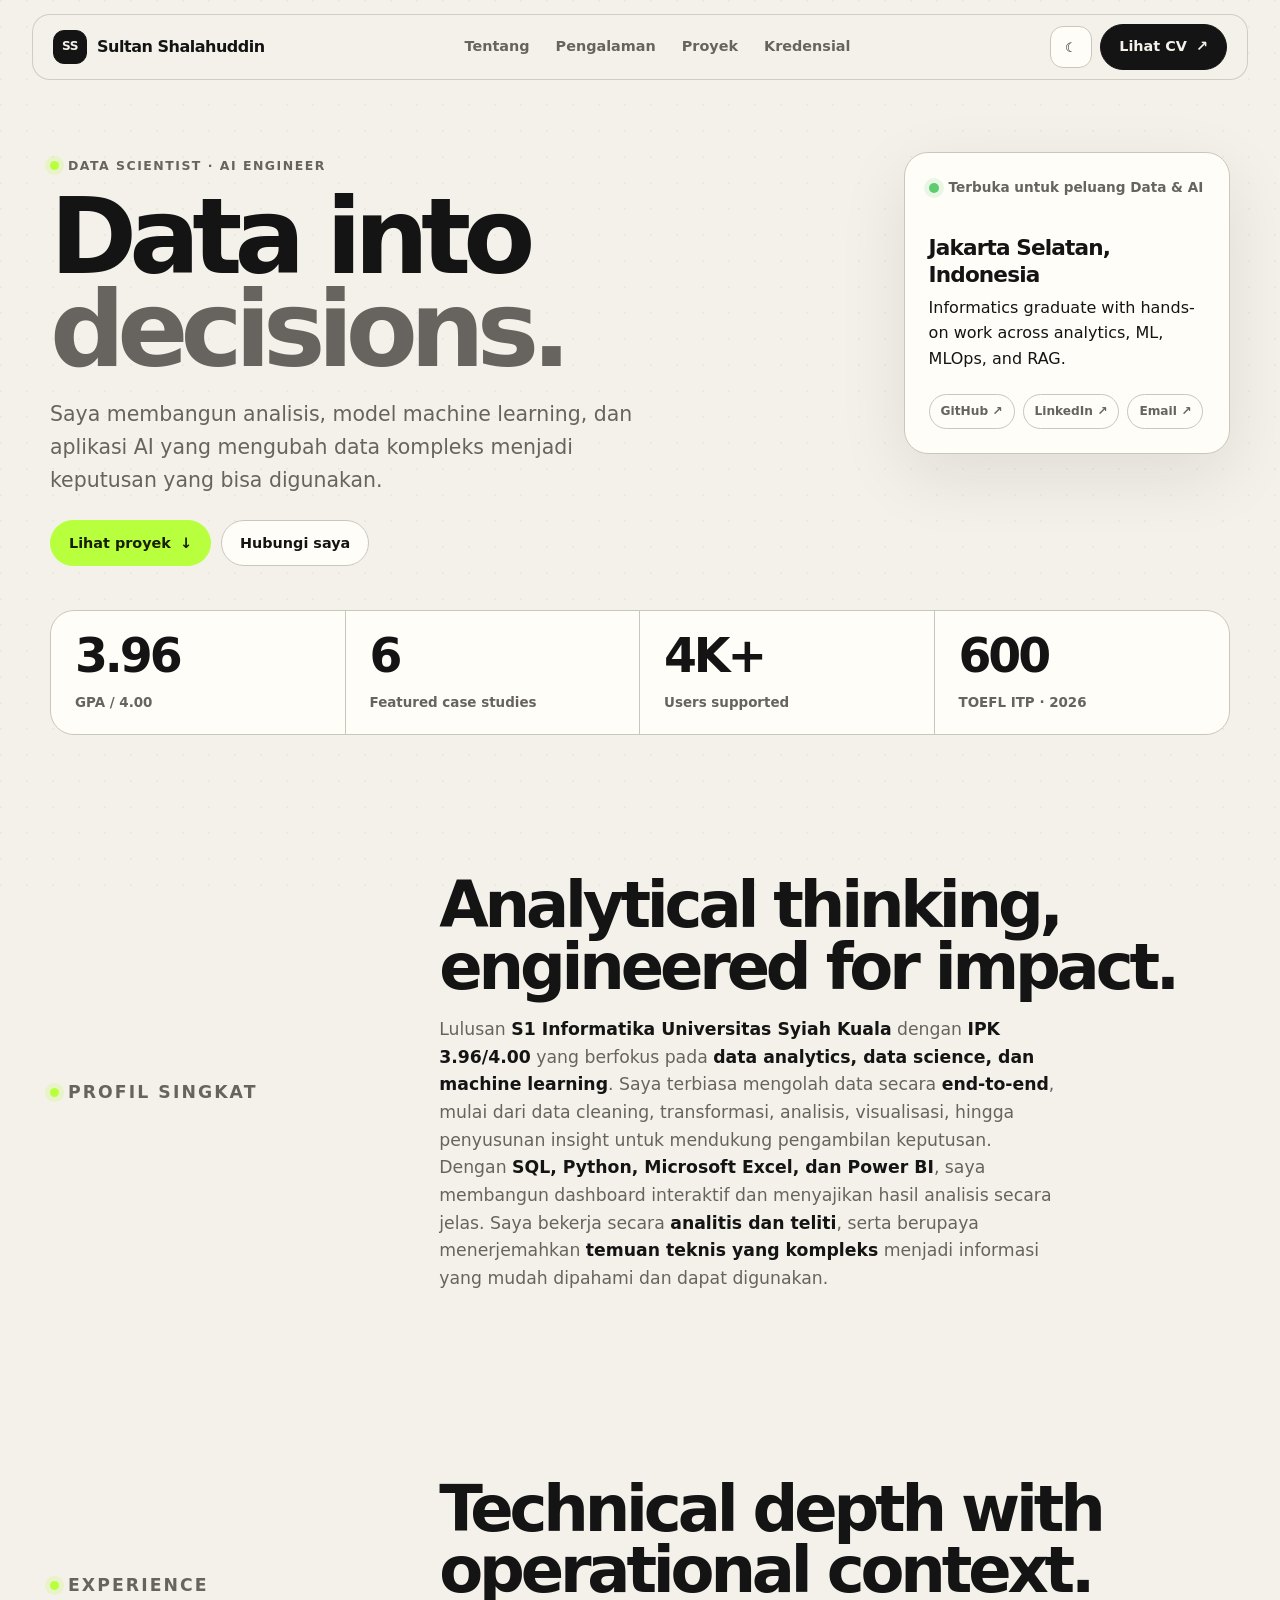
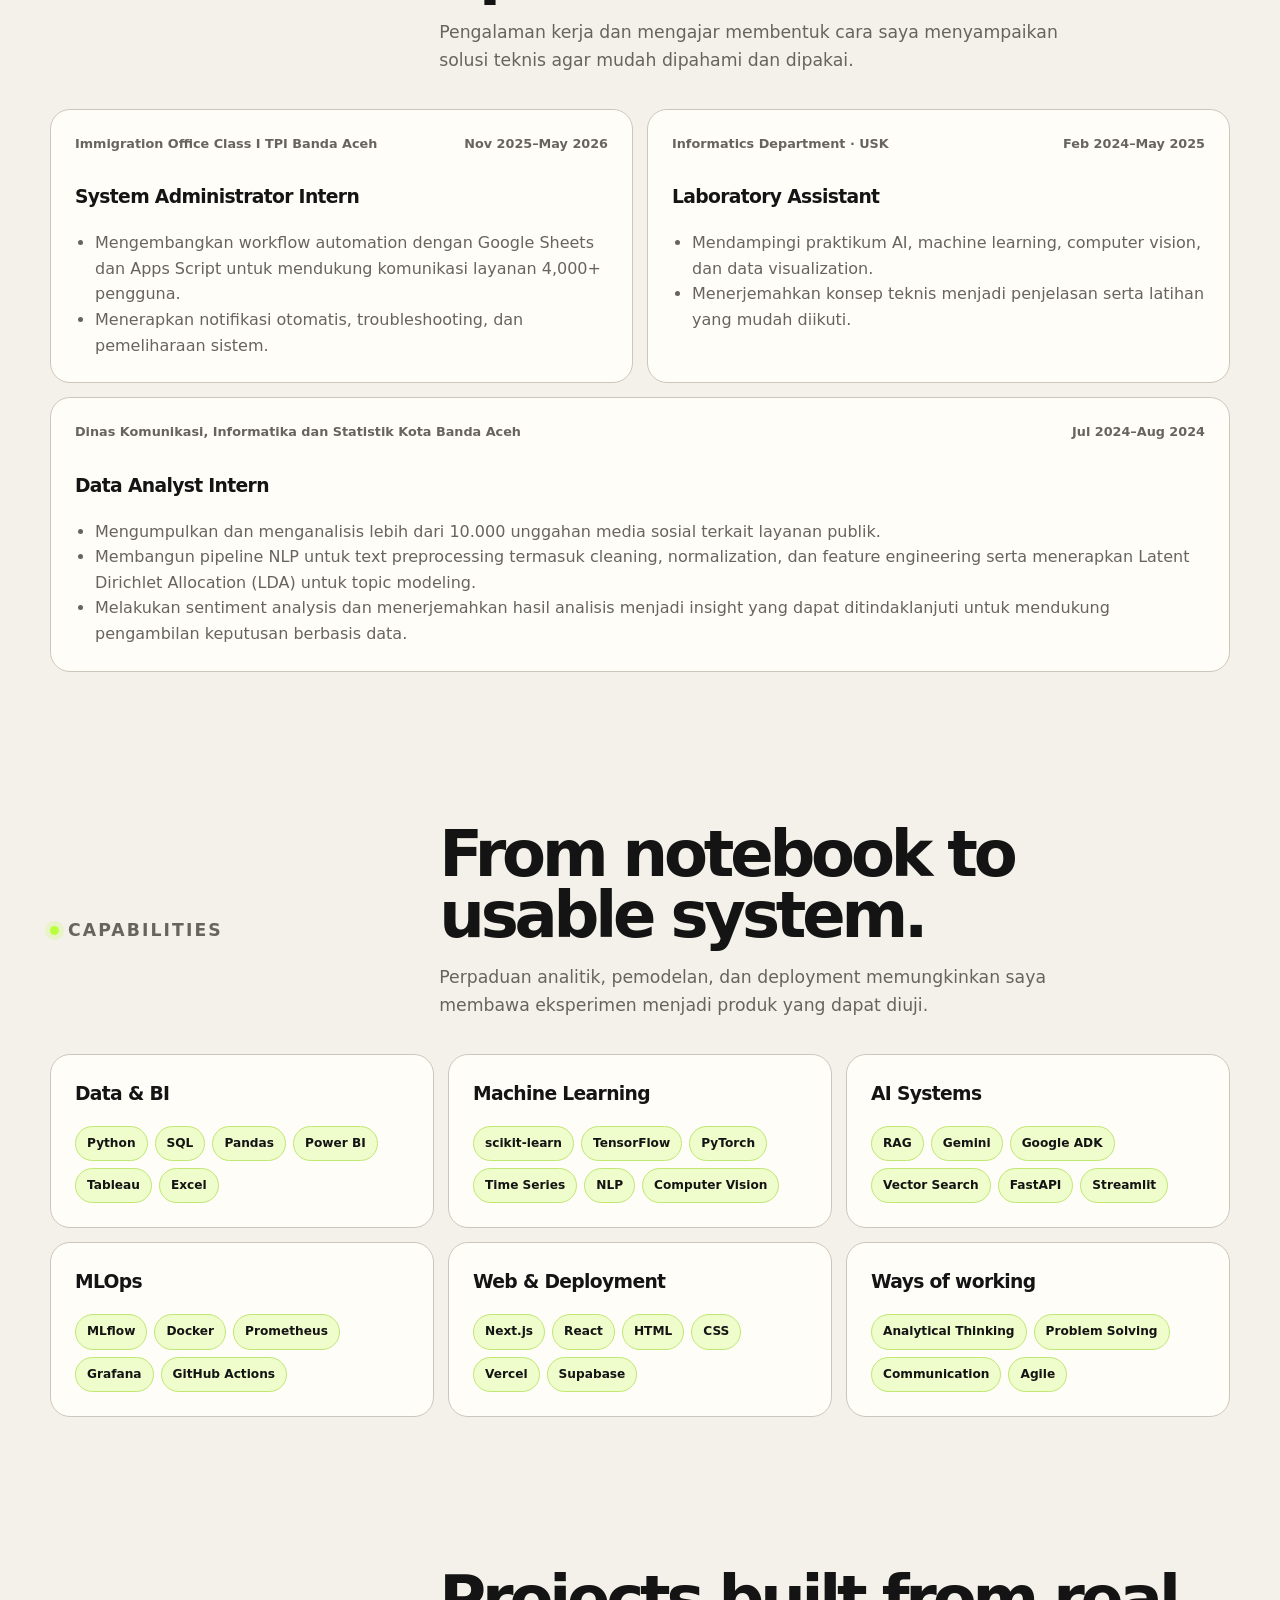
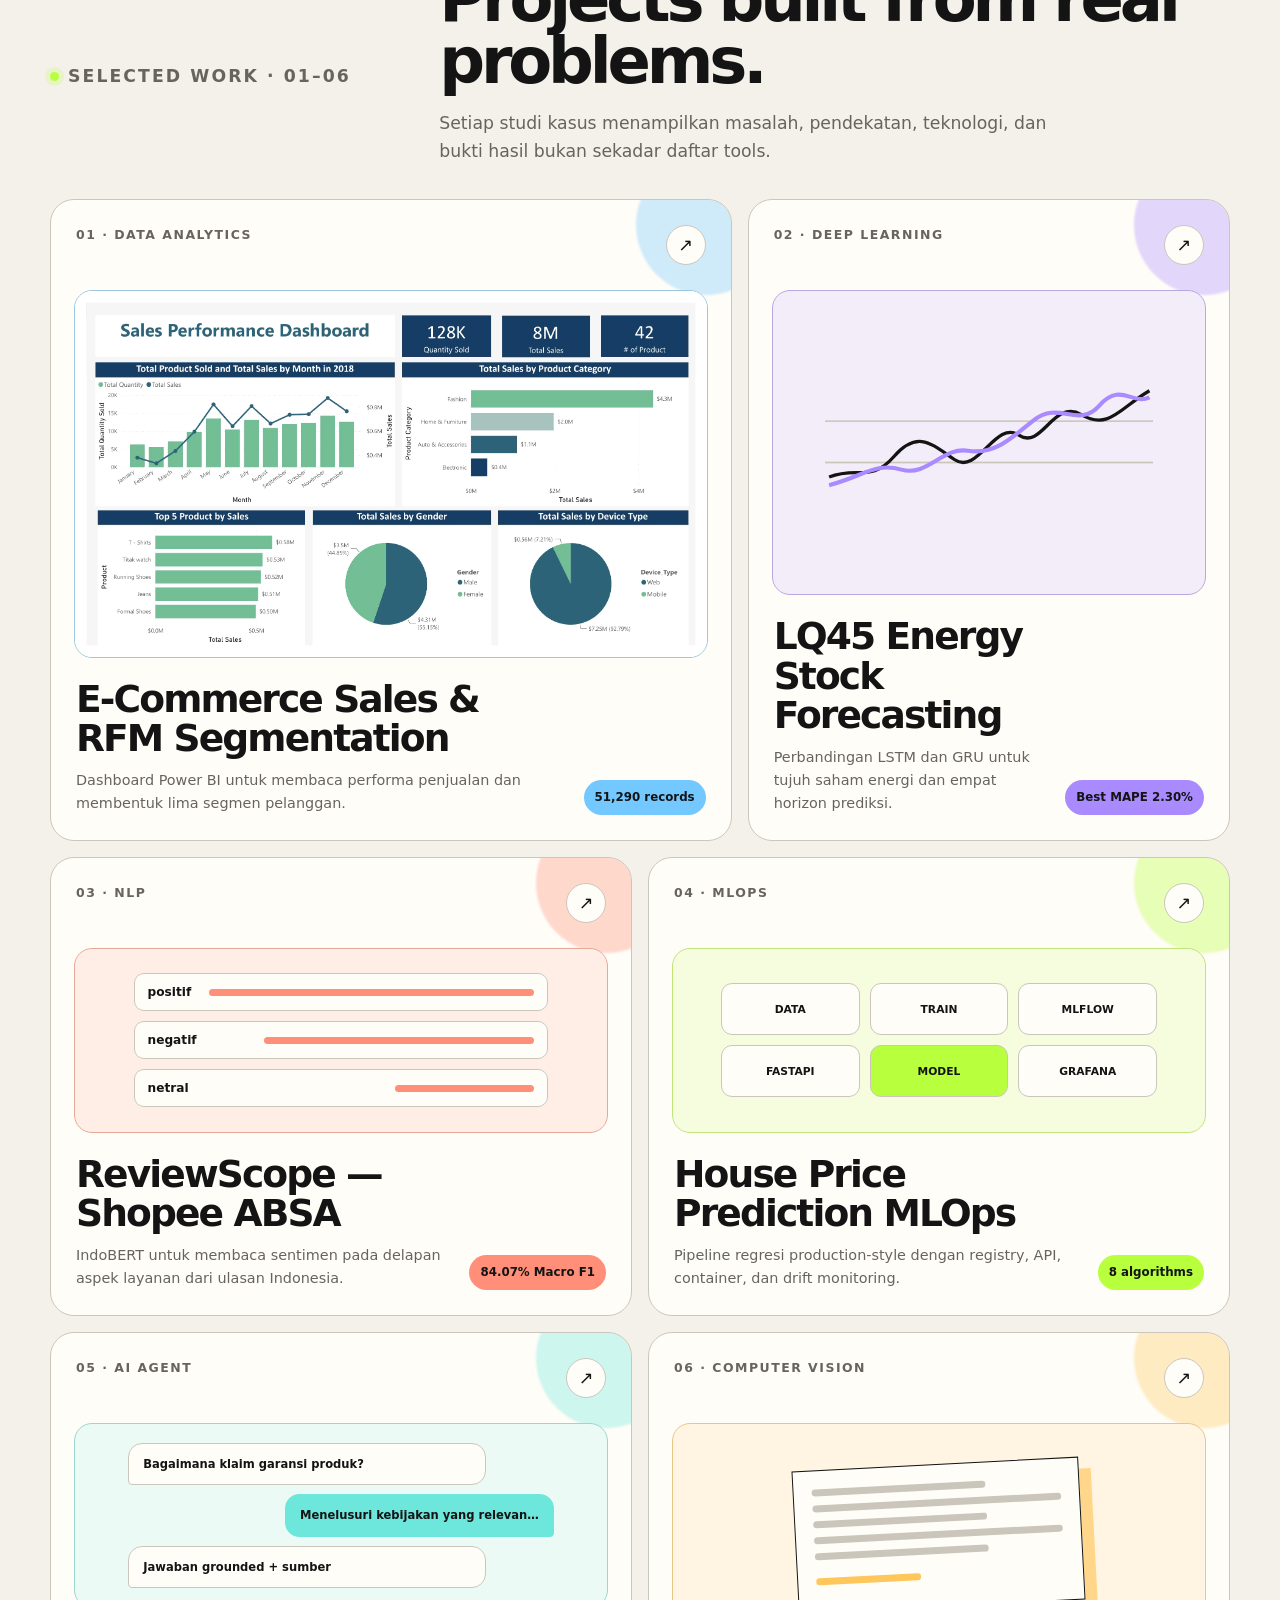
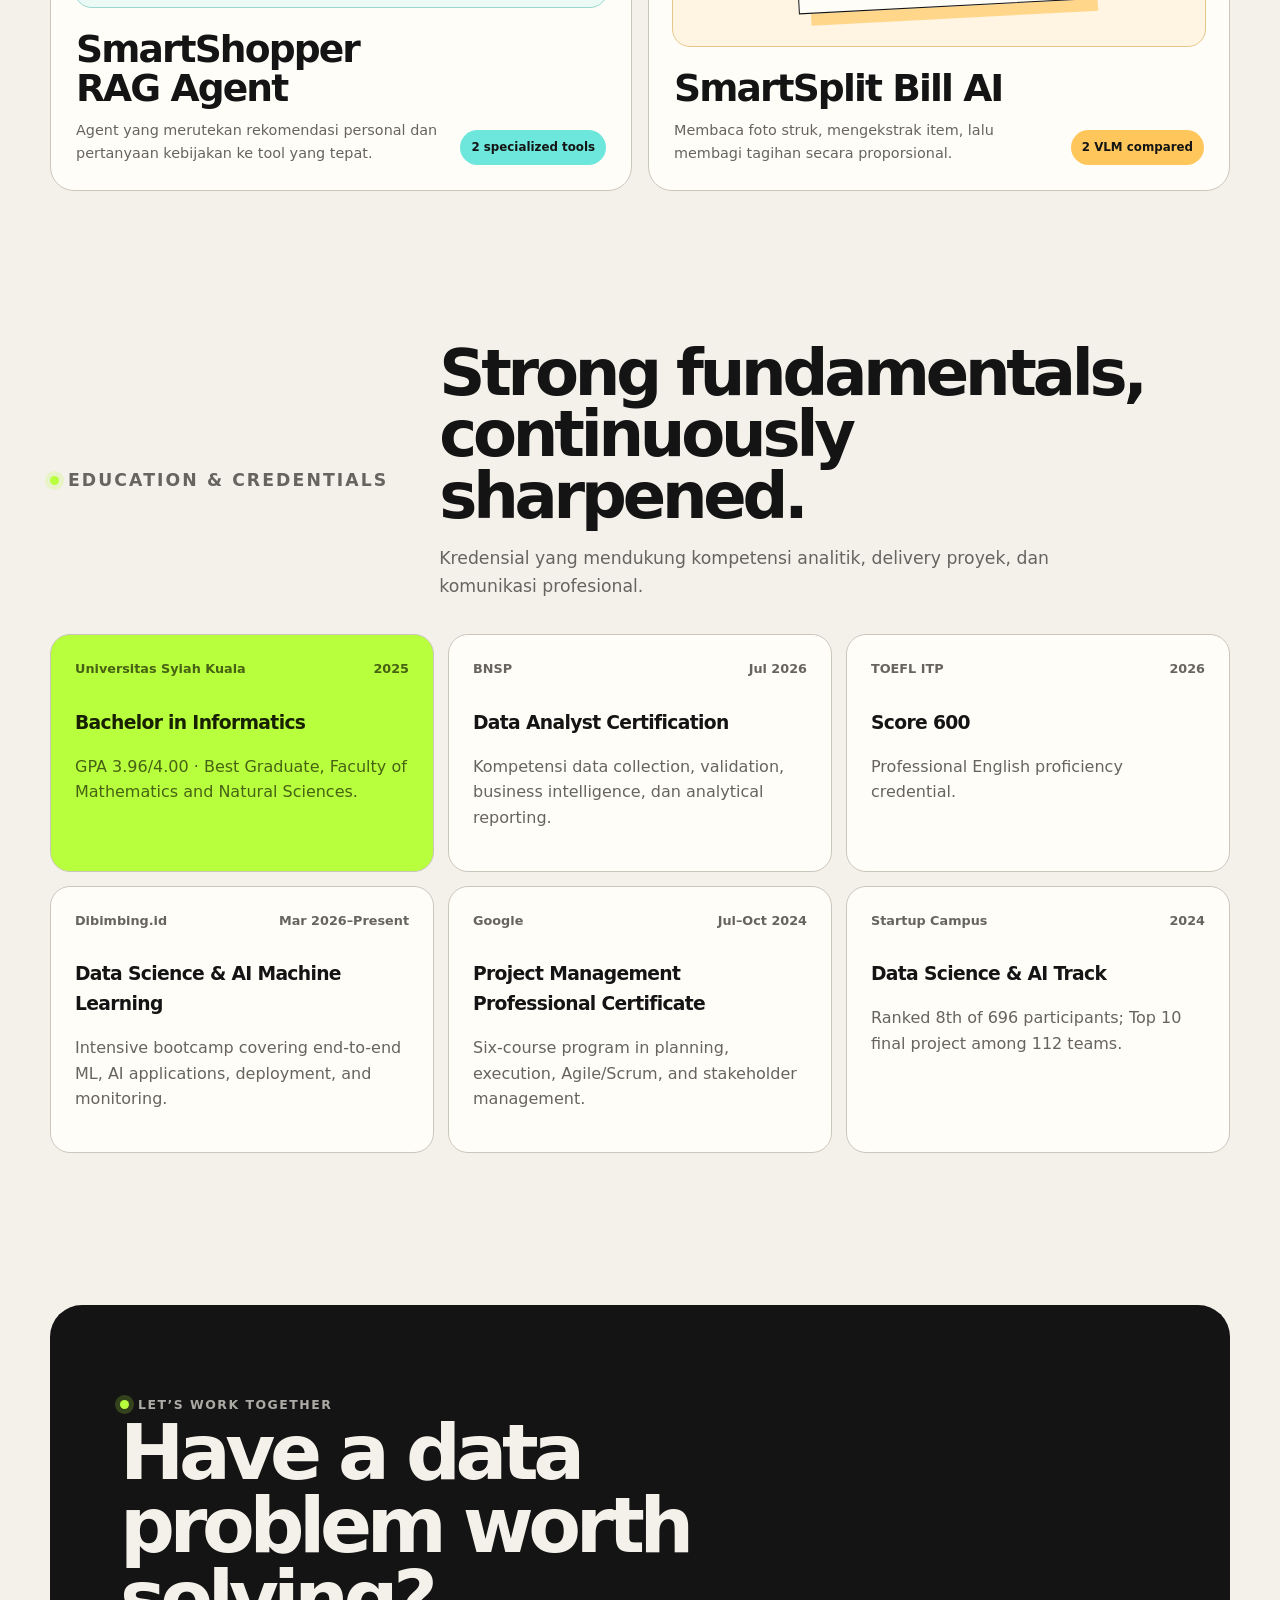
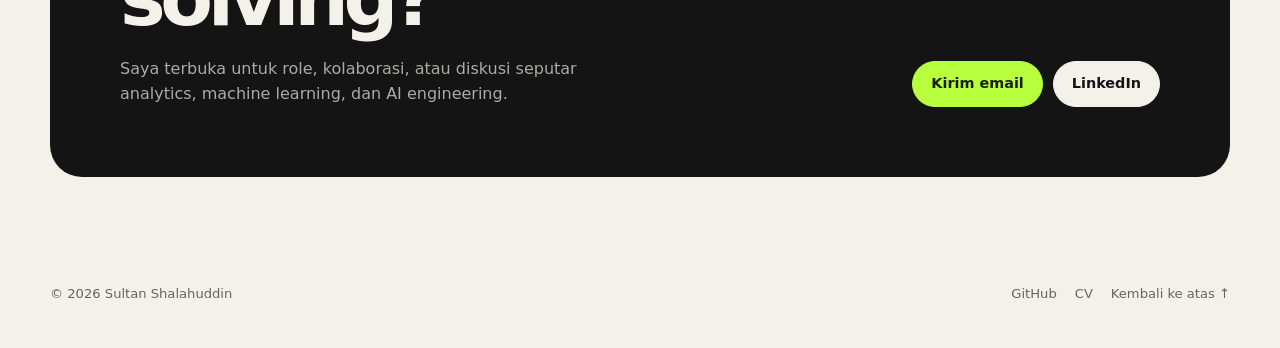
<file: index.html>
<!doctype html>
<html lang="id">
<head>
  <meta charset="utf-8">
  <meta name="viewport" content="width=device-width, initial-scale=1">
  <meta name="description" content="Portofolio Sultan Shalahuddin — Data Scientist dan AI Engineer dengan proyek data analytics, machine learning, MLOps, NLP, RAG, dan computer vision.">
  <meta name="theme-color" content="#f4f1ea">
  <meta property="og:title" content="Sultan Shalahuddin — Data & AI Portfolio">
  <meta property="og:description" content="Enam studi kasus data dan AI: Power BI, forecasting, ABSA, MLOps, RAG, dan computer vision.">
  <meta property="og:type" content="website">
  <title>Sultan Shalahuddin — Data & AI Portfolio</title>
  <link rel="icon" href="data:image/svg+xml,<svg xmlns=%22http://www.w3.org/2000/svg%22 viewBox=%220 0 100 100%22><rect width=%22100%22 height=%22100%22 rx=%2228%22 fill=%22%23141414%22/><text x=%2250%22 y=%2262%22 text-anchor=%22middle%22 font-family=%22Arial%22 font-size=%2240%22 font-weight=%22700%22 fill=%22%23b8ff3d%22>SS</text></svg>">
  <link rel="stylesheet" href="assets/css/styles.css?v=20261017-4">
</head>
<body>
  <a class="skip-link" href="#main">Lewati ke konten utama</a>

  <header class="site-header">
    <div class="container nav-wrap">
      <a class="brand" href="#top" aria-label="Sultan Shalahuddin — beranda">
        <span class="brand-mark">SS</span>
        <span>Sultan Shalahuddin</span>
      </a>
      <nav class="nav-links" data-nav aria-label="Navigasi utama">
        <a href="#about">Tentang</a>
        <a href="#experience">Pengalaman</a>
        <a href="#projects">Proyek</a>
        <a href="#credentials">Kredensial</a>
      </nav>
      <div class="nav-actions">
        <button class="icon-button" type="button" data-theme-toggle aria-label="Gunakan tema gelap">&#9790;</button>
        <a class="button" href="https://drive.google.com/drive/folders/1OhHR1S7MLMrkecO7GTgWbVyk1AMBLZKT?usp=sharing" target="_blank" rel="noopener">Lihat CV <span aria-hidden="true">&#8599;</span></a>
        <button class="menu-button" type="button" data-menu-toggle aria-expanded="false" aria-label="Buka menu">&#9776;</button>
      </div>
    </div>
  </header>

  <main id="main">
    <section class="hero" id="top">
      <div class="container hero-shell">
        <div class="hero-grid">
          <div>
          <p class="eyebrow">Data Scientist · AI Engineer</p>
          <h1>Data into <span>decisions.</span></h1>
          <p class="hero-copy">Saya membangun analisis, model machine learning, dan aplikasi AI yang mengubah data kompleks menjadi keputusan yang bisa digunakan.</p>
          <div class="hero-actions">
            <a class="button accent" href="#projects">Lihat proyek <span aria-hidden="true">&#8595;</span></a>
            <a class="button secondary" href="https://mail.google.com/mail/?view=cm&amp;fs=1&amp;to=sultanshalahuddin028@gmail.com" target="_blank" rel="noopener">Hubungi saya</a>
          </div>
          </div>
          <aside class="availability-card" aria-label="Status dan tautan profil">
            <p class="status"><span class="status-dot"></span> Terbuka untuk peluang Data & AI</p>
            <strong>Jakarta Selatan, Indonesia</strong>
            <p>Informatics graduate with hands-on work across analytics, ML, MLOps, and RAG.</p>
            <div class="mini-links">
              <a href="https://github.com/SultanShalahuddin" target="_blank" rel="noopener">GitHub &#8599;</a>
              <a href="https://www.linkedin.com/in/sultan-shalahuddin" target="_blank" rel="noopener">LinkedIn &#8599;</a>
              <a href="https://mail.google.com/mail/?view=cm&amp;fs=1&amp;to=sultanshalahuddin028@gmail.com" target="_blank" rel="noopener">Email &#8599;</a>
            </div>
          </aside>
        </div>
        <div class="metrics-strip hero-metrics" aria-label="Pencapaian utama">
          <div class="metric"><strong>3.96</strong><span>GPA / 4.00</span></div>
          <div class="metric"><strong>6</strong><span>Featured case studies</span></div>
          <div class="metric"><strong>4K+</strong><span>Users supported</span></div>
          <div class="metric"><strong>600</strong><span>TOEFL ITP &middot; 2026</span></div>
        </div>
      </div>
    </section>

    <section class="section" id="about">
      <div class="container">
        <div class="section-heading reveal">
          <p class="eyebrow">Profil singkat</p>
          <div>
            <h2>Analytical thinking, engineered for impact.</h2>
            <p>Lulusan <strong>S1 Informatika Universitas Syiah Kuala</strong> dengan <strong>IPK 3.96/4.00</strong> yang berfokus pada <strong>data analytics, data science, dan machine learning</strong>. Saya terbiasa mengolah data secara <strong>end-to-end</strong>, mulai dari data cleaning, transformasi, analisis, visualisasi, hingga penyusunan insight untuk mendukung pengambilan keputusan. Dengan <strong>SQL, Python, Microsoft Excel, dan Power BI</strong>, saya membangun dashboard interaktif dan menyajikan hasil analisis secara jelas. Saya bekerja secara <strong>analitis dan teliti</strong>, serta berupaya menerjemahkan <strong>temuan teknis yang kompleks</strong> menjadi informasi yang mudah dipahami dan dapat digunakan.</p>
          </div>
        </div>
      </div>
    </section>

    <section class="section" id="experience">
      <div class="container">
        <div class="section-heading reveal">
          <p class="eyebrow">Experience</p>
          <div><h2>Technical depth with operational context.</h2><p>Pengalaman kerja dan mengajar membentuk cara saya menyampaikan solusi teknis agar mudah dipahami dan dipakai.</p></div>
        </div>
        <div class="experience-list">
          <article class="experience-card reveal">
            <div class="experience-meta"><span>Immigration Office Class I TPI Banda Aceh</span><span>Nov 2025–May 2026</span></div>
            <h3>System Administrator Intern</h3>
            <ul><li>Mengembangkan workflow automation dengan Google Sheets dan Apps Script untuk mendukung komunikasi layanan 4,000+ pengguna.</li><li>Menerapkan notifikasi otomatis, troubleshooting, dan pemeliharaan sistem.</li></ul>
          </article>
          <article class="experience-card reveal">
            <div class="experience-meta"><span>Informatics Department · USK</span><span>Feb 2024–May 2025</span></div>
            <h3>Laboratory Assistant</h3>
            <ul><li>Mendampingi praktikum AI, machine learning, computer vision, dan data visualization.</li><li>Menerjemahkan konsep teknis menjadi penjelasan serta latihan yang mudah diikuti.</li></ul>
          </article>
          <article class="experience-card experience-card-wide reveal">
            <div class="experience-meta"><span>Dinas Komunikasi, Informatika dan Statistik Kota Banda Aceh</span><span>Jul 2024&ndash;Aug 2024</span></div>
            <h3>Data Analyst Intern</h3>
            <ul>
              <li>Mengumpulkan dan menganalisis lebih dari 10.000 unggahan media sosial terkait layanan publik.</li>
              <li>Membangun pipeline NLP untuk text preprocessing termasuk cleaning, normalization, dan feature engineering serta menerapkan Latent Dirichlet Allocation (LDA) untuk topic modeling.</li>
              <li>Melakukan sentiment analysis dan menerjemahkan hasil analisis menjadi insight yang dapat ditindaklanjuti untuk mendukung pengambilan keputusan berbasis data.</li>
            </ul>
          </article>
        </div>
      </div>
    </section>

    <section class="section" id="skills">
      <div class="container">
        <div class="section-heading reveal">
          <p class="eyebrow">Capabilities</p>
          <div><h2>From notebook to usable system.</h2><p>Perpaduan analitik, pemodelan, dan deployment memungkinkan saya membawa eksperimen menjadi produk yang dapat diuji.</p></div>
        </div>
        <div class="skills-grid">
          <article class="skill-group reveal"><h3>Data & BI</h3><div class="tag-list"><span class="tag">Python</span><span class="tag">SQL</span><span class="tag">Pandas</span><span class="tag">Power BI</span><span class="tag">Tableau</span><span class="tag">Excel</span></div></article>
          <article class="skill-group reveal"><h3>Machine Learning</h3><div class="tag-list"><span class="tag">scikit-learn</span><span class="tag">TensorFlow</span><span class="tag">PyTorch</span><span class="tag">Time Series</span><span class="tag">NLP</span><span class="tag">Computer Vision</span></div></article>
          <article class="skill-group reveal"><h3>AI Systems</h3><div class="tag-list"><span class="tag">RAG</span><span class="tag">Gemini</span><span class="tag">Google ADK</span><span class="tag">Vector Search</span><span class="tag">FastAPI</span><span class="tag">Streamlit</span></div></article>
          <article class="skill-group reveal"><h3>MLOps</h3><div class="tag-list"><span class="tag">MLflow</span><span class="tag">Docker</span><span class="tag">Prometheus</span><span class="tag">Grafana</span><span class="tag">GitHub Actions</span></div></article>
          <article class="skill-group reveal"><h3>Web & Deployment</h3><div class="tag-list"><span class="tag">Next.js</span><span class="tag">React</span><span class="tag">HTML</span><span class="tag">CSS</span><span class="tag">Vercel</span><span class="tag">Supabase</span></div></article>
          <article class="skill-group reveal"><h3>Ways of working</h3><div class="tag-list"><span class="tag">Analytical Thinking</span><span class="tag">Problem Solving</span><span class="tag">Communication</span><span class="tag">Agile</span></div></article>
        </div>
      </div>
    </section>

    <section class="section" id="projects">
      <div class="container">
        <div class="section-heading reveal">
          <p class="eyebrow">Selected work · 01–06</p>
          <div>
            <h2>Projects built from real problems.</h2>
            <p>Setiap studi kasus menampilkan masalah, pendekatan, teknologi, dan bukti hasil bukan sekadar daftar tools.</p>
          </div>
        </div>

        <div class="bento-grid">
          <a class="project-card large card-blue reveal" href="projects/ecommerce-rfm.html" aria-label="Buka studi kasus E-Commerce Sales dan RFM Segmentation">
            <div class="card-top"><span class="project-number">01 · DATA ANALYTICS</span><span class="project-arrow" aria-hidden="true">&#8599;</span></div>
            <div class="project-visual"><img class="dashboard-preview" src="assets/images/ecommerce-dashboard.jpg" alt="Tampilan Sales Performance Dashboard Power BI" loading="lazy"></div>
            <div class="card-bottom">
              <div><h3>E-Commerce Sales & RFM Segmentation</h3><p>Dashboard Power BI untuk membaca performa penjualan dan membentuk lima segmen pelanggan.</p></div>
              <span class="metric-pill">51,290 records</span>
            </div>
          </a>

          <a class="project-card tall card-violet reveal" href="projects/lq45-forecasting.html" aria-label="Buka studi kasus LQ45 Energy Stock Forecasting">
            <div class="card-top"><span class="project-number">02 · DEEP LEARNING</span><span class="project-arrow" aria-hidden="true">&#8599;</span></div>
            <div class="project-visual">
              <div class="signal-chart" aria-hidden="true">
                <svg viewBox="0 0 400 140" role="img"><path d="M5 112 C40 98,55 120,84 87 S130 72,158 91 S208 42,236 61 S278 16,312 36 S360 27,395 7" fill="none" stroke="currentColor" stroke-width="4"/><path d="M5 122 C47 111,61 94,93 103 S143 75,174 80 S223 68,254 43 S308 54,334 25 S374 25,395 15" fill="none" stroke="#a98bff" stroke-width="5"/></svg>
              </div>
            </div>
            <div class="card-bottom">
              <div><h3>LQ45 Energy Stock Forecasting</h3><p>Perbandingan LSTM dan GRU untuk tujuh saham energi dan empat horizon prediksi.</p></div>
              <span class="metric-pill">Best MAPE 2.30%</span>
            </div>
          </a>

          <a class="project-card card-coral reveal" href="projects/shopee-absa.html" aria-label="Buka studi kasus ReviewScope Shopee ABSA">
            <div class="card-top"><span class="project-number">03 · NLP</span><span class="project-arrow" aria-hidden="true">&#8599;</span></div>
            <div class="project-visual">
              <div class="sentiment-stack" aria-hidden="true">
                <span style="--w:84%">positif</span><span style="--w:70%">negatif</span><span style="--w:36%">netral</span>
              </div>
            </div>
            <div class="card-bottom">
              <div><h3>ReviewScope — Shopee ABSA</h3><p>IndoBERT untuk membaca sentimen pada delapan aspek layanan dari ulasan Indonesia.</p></div>
              <span class="metric-pill">84.07% Macro F1</span>
            </div>
          </a>

          <a class="project-card card-lime reveal" href="projects/house-price-mlops.html" aria-label="Buka studi kasus House Price MLOps">
            <div class="card-top"><span class="project-number">04 · MLOPS</span><span class="project-arrow" aria-hidden="true">&#8599;</span></div>
            <div class="project-visual">
              <div class="ops-map" aria-hidden="true"><span>DATA</span><span>TRAIN</span><span>MLFLOW</span><span>FASTAPI</span><span>MODEL</span><span>GRAFANA</span></div>
            </div>
            <div class="card-bottom">
              <div><h3>House Price Prediction MLOps</h3><p>Pipeline regresi production-style dengan registry, API, container, dan drift monitoring.</p></div>
              <span class="metric-pill">8 algorithms</span>
            </div>
          </a>

          <a class="project-card card-cyan reveal" href="projects/smartshopper-rag.html" aria-label="Buka studi kasus SmartShopper RAG Agent">
            <div class="card-top"><span class="project-number">05 · AI AGENT</span><span class="project-arrow" aria-hidden="true">&#8599;</span></div>
            <div class="project-visual">
              <div class="chat-demo" aria-hidden="true"><span>Bagaimana klaim garansi produk?</span><span>Menelusuri kebijakan yang relevan…</span><span>Jawaban grounded + sumber</span></div>
            </div>
            <div class="card-bottom">
              <div><h3>SmartShopper RAG Agent</h3><p>Agent yang merutekan rekomendasi personal dan pertanyaan kebijakan ke tool yang tepat.</p></div>
              <span class="metric-pill">2 specialized tools</span>
            </div>
          </a>

          <a class="project-card card-amber reveal" href="projects/smartsplit-ai.html" aria-label="Buka studi kasus SmartSplit Bill AI">
            <div class="card-top"><span class="project-number">06 · COMPUTER VISION</span><span class="project-arrow" aria-hidden="true">&#8599;</span></div>
            <div class="project-visual"><div class="receipt-demo" aria-hidden="true"><i></i><i></i><i></i><i></i><i></i><i></i></div></div>
            <div class="card-bottom">
              <div><h3>SmartSplit Bill AI</h3><p>Membaca foto struk, mengekstrak item, lalu membagi tagihan secara proporsional.</p></div>
              <span class="metric-pill">2 VLM compared</span>
            </div>
          </a>
        </div>
      </div>
    </section>

    <section class="section" id="credentials">
      <div class="container">
        <div class="section-heading reveal">
          <p class="eyebrow">Education & credentials</p>
          <div><h2>Strong fundamentals, continuously sharpened.</h2><p>Kredensial yang mendukung kompetensi analitik, delivery proyek, dan komunikasi profesional.</p></div>
        </div>
        <div class="certificate-grid">
          <article class="certificate-card featured reveal"><div class="certificate-meta"><span>Universitas Syiah Kuala</span><span>2025</span></div><h3>Bachelor in Informatics</h3><p>GPA 3.96/4.00 · Best Graduate, Faculty of Mathematics and Natural Sciences.</p></article>
          <article class="certificate-card reveal"><div class="certificate-meta"><span>BNSP</span><span>Jul 2026</span></div><h3>Data Analyst Certification</h3><p>Kompetensi data collection, validation, business intelligence, dan analytical reporting.</p></article>
          <article class="certificate-card reveal"><div class="certificate-meta"><span>TOEFL ITP</span><span>2026</span></div><h3>Score 600</h3><p>Professional English proficiency credential.</p></article>
          <article class="certificate-card reveal"><div class="certificate-meta"><span>Dibimbing.id</span><span>Mar 2026–Present</span></div><h3>Data Science & AI Machine Learning</h3><p>Intensive bootcamp covering end-to-end ML, AI applications, deployment, and monitoring.</p></article>
          <article class="certificate-card reveal"><div class="certificate-meta"><span>Google</span><span>Jul–Oct 2024</span></div><h3>Project Management Professional Certificate</h3><p>Six-course program in planning, execution, Agile/Scrum, and stakeholder management.</p></article>
          <article class="certificate-card reveal"><div class="certificate-meta"><span>Startup Campus</span><span>2024</span></div><h3>Data Science & AI Track</h3><p>Ranked 8th of 696 participants; Top 10 final project among 112 teams.</p></article>
        </div>
      </div>
    </section>

    <section class="section" id="contact">
      <div class="container">
        <div class="contact-panel reveal">
          <div><p class="eyebrow">Let’s work together</p><h2>Have a data problem worth solving?</h2><p>Saya terbuka untuk role, kolaborasi, atau diskusi seputar analytics, machine learning, dan AI engineering.</p></div>
          <div class="contact-actions"><a class="button accent" href="https://mail.google.com/mail/?view=cm&amp;fs=1&amp;to=sultanshalahuddin028@gmail.com" target="_blank" rel="noopener">Kirim email</a><a class="button" href="https://www.linkedin.com/in/sultan-shalahuddin" target="_blank" rel="noopener">LinkedIn</a></div>
        </div>
      </div>
    </section>
  </main>

  <footer class="site-footer">
    <div class="container footer-wrap"><span>&copy; <span data-year></span> Sultan Shalahuddin</span><div class="footer-links"><a href="https://github.com/SultanShalahuddin" target="_blank" rel="noopener">GitHub</a><a href="https://drive.google.com/drive/folders/1OhHR1S7MLMrkecO7GTgWbVyk1AMBLZKT?usp=sharing" target="_blank" rel="noopener">CV</a><a href="#top">Kembali ke atas &#8593;</a></div></div>
  </footer>

  <script src="assets/js/main.js" defer></script>
</body>
</html>
</file>
<file: assets/css/styles.css>
:root {
  color-scheme: light;
  --bg: #f4f1ea;
  --surface: #fffdf8;
  --surface-2: #e9e5dc;
  --ink: #141414;
  --muted: #67645f;
  --line: #cbc6bc;
  --accent: #b8ff3d;
  --accent-ink: #172000;
  --shadow: 0 22px 70px rgba(20, 20, 20, 0.09);
  --radius: 24px;
  --max: 1180px;
}

[data-theme="dark"] {
  color-scheme: dark;
  --bg: #11110f;
  --surface: #1b1b18;
  --surface-2: #292924;
  --ink: #f7f4ed;
  --muted: #aaa79e;
  --line: #3a3933;
  --accent: #c0ff4e;
  --accent-ink: #132000;
  --shadow: 0 22px 70px rgba(0, 0, 0, 0.24);
}

* {
  box-sizing: border-box;
}

html {
  scroll-behavior: smooth;
}

body {
  margin: 0;
  background: var(--bg);
  color: var(--ink);
  font-family: Inter, ui-sans-serif, system-ui, -apple-system, BlinkMacSystemFont, "Segoe UI", sans-serif;
  line-height: 1.6;
  text-rendering: optimizeLegibility;
}

body::before {
  position: fixed;
  inset: 0;
  z-index: -1;
  pointer-events: none;
  content: "";
  opacity: 0.22;
  background-image: radial-gradient(circle at 1px 1px, var(--line) 1px, transparent 0);
  background-size: 26px 26px;
}

a {
  color: inherit;
  text-decoration: none;
}

img {
  display: block;
  max-width: 100%;
}

button,
a {
  -webkit-tap-highlight-color: transparent;
}

:focus-visible {
  outline: 3px solid var(--accent);
  outline-offset: 4px;
}

.skip-link {
  position: fixed;
  top: 12px;
  left: 12px;
  z-index: 999;
  padding: 10px 14px;
  border-radius: 999px;
  background: var(--ink);
  color: var(--bg);
  transform: translateY(-180%);
  transition: transform 180ms ease;
}

.skip-link:focus {
  transform: translateY(0);
}

.container {
  width: min(calc(100% - 40px), var(--max));
  margin-inline: auto;
}

.site-header {
  position: sticky;
  top: 14px;
  z-index: 50;
  width: min(calc(100% - 28px), 1216px);
  margin: 14px auto 0;
  border: 1px solid color-mix(in srgb, var(--line) 84%, transparent);
  border-radius: 18px;
  background: color-mix(in srgb, var(--bg) 84%, transparent);
  backdrop-filter: blur(18px);
}

.nav-wrap {
  min-height: 64px;
  display: flex;
  align-items: center;
  justify-content: space-between;
  gap: 20px;
}

.brand {
  display: inline-flex;
  align-items: center;
  gap: 10px;
  font-weight: 800;
  letter-spacing: -0.03em;
}

.brand-mark {
  display: grid;
  width: 34px;
  aspect-ratio: 1;
  place-items: center;
  border: 1px solid var(--ink);
  border-radius: 11px;
  background: var(--ink);
  color: var(--bg);
  font-size: 0.76rem;
}

.nav-links {
  display: flex;
  align-items: center;
  gap: 26px;
  color: var(--muted);
  font-size: 0.9rem;
  font-weight: 650;
}

.nav-links a:hover {
  color: var(--ink);
}

.nav-actions {
  display: flex;
  align-items: center;
  gap: 8px;
}

.icon-button,
.menu-button {
  display: grid;
  width: 42px;
  height: 42px;
  padding: 0;
  place-items: center;
  border: 1px solid var(--line);
  border-radius: 13px;
  background: var(--surface);
  color: var(--ink);
  cursor: pointer;
}

.menu-button {
  display: none;
}

.button {
  display: inline-flex;
  min-height: 46px;
  align-items: center;
  justify-content: center;
  gap: 9px;
  padding: 0 18px;
  border: 1px solid var(--ink);
  border-radius: 999px;
  background: var(--ink);
  color: var(--bg);
  font-size: 0.9rem;
  font-weight: 750;
  transition: transform 180ms ease, background 180ms ease;
}

.button:hover {
  transform: translateY(-2px);
}

.button.secondary {
  border-color: var(--line);
  background: var(--surface);
  color: var(--ink);
}

.button.accent {
  border-color: var(--accent);
  background: var(--accent);
  color: var(--accent-ink);
}

.eyebrow {
  display: inline-flex;
  align-items: center;
  gap: 9px;
  margin: 0 0 16px;
  color: var(--muted);
  font-size: 0.78rem;
  font-weight: 800;
  letter-spacing: 0.12em;
  text-transform: uppercase;
}

.eyebrow::before {
  width: 9px;
  height: 9px;
  border-radius: 50%;
  background: var(--accent);
  content: "";
  box-shadow: 0 0 0 5px color-mix(in srgb, var(--accent) 20%, transparent);
}

.hero {
  padding: 72px 0 64px;
}

.hero-shell {
  display: grid;
  gap: 44px;
}

.hero-grid {
  display: grid;
  grid-template-columns: minmax(0, 1.5fr) minmax(320px, 0.62fr);
  gap: clamp(44px, 5vw, 76px);
  align-items: start;
}

.hero h1,
.project-hero h1,
.error-page h1 {
  max-width: 880px;
  margin: 0;
  font-size: clamp(3.7rem, 9vw, 8.5rem);
  line-height: 0.88;
  letter-spacing: -0.075em;
}

.hero h1 {
  max-width: 780px;
  font-size: clamp(3.7rem, 8.2vw, 7.7rem);
}

.hero h1 span {
  display: block;
  color: var(--muted);
}

.hero-copy {
  max-width: 620px;
  margin: 22px 0 0;
  color: var(--muted);
  font-size: clamp(1.02rem, 1.7vw, 1.28rem);
}

.hero-actions {
  display: flex;
  flex-wrap: wrap;
  gap: 10px;
  margin-top: 24px;
}

.availability-card {
  width: 100%;
  max-width: 380px;
  justify-self: end;
  padding: 24px;
  border: 1px solid var(--line);
  border-radius: var(--radius);
  background: var(--surface);
  box-shadow: var(--shadow);
}

.availability-card p {
  margin: 0;
}

.availability-card .status {
  display: flex;
  align-items: center;
  gap: 10px;
  margin-bottom: 36px;
  color: var(--muted);
  font-size: 0.85rem;
  font-weight: 700;
}

.status-dot {
  width: 10px;
  height: 10px;
  border-radius: 50%;
  background: #5dcc6f;
  box-shadow: 0 0 0 5px rgba(93, 204, 111, 0.14);
}

.availability-card strong {
  display: block;
  margin-bottom: 6px;
  font-size: 1.35rem;
  line-height: 1.25;
  letter-spacing: -0.04em;
}

.mini-links {
  display: flex;
  flex-wrap: wrap;
  gap: 8px;
  margin-top: 22px;
}

.mini-links a,
.tag {
  padding: 7px 11px;
  border: 1px solid var(--line);
  border-radius: 999px;
  color: var(--muted);
  font-size: 0.76rem;
  font-weight: 700;
}

.section {
  padding: 76px 0;
}

.section-heading {
  display: grid;
  grid-template-columns: 0.62fr 1.38fr;
  gap: 34px;
  margin-bottom: 34px;
}

.section-heading h2 {
  margin: 0;
  font-size: clamp(2.35rem, 5vw, 5rem);
  line-height: 0.96;
  letter-spacing: -0.065em;
}

.section-heading p {
  max-width: 620px;
  margin: 18px 0 0;
  color: var(--muted);
  font-size: 1.08rem;
}

.section-heading p strong {
  color: var(--ink);
  font-weight: 750;
}

.metrics-strip {
  display: grid;
  grid-template-columns: repeat(4, 1fr);
  overflow: hidden;
  border: 1px solid var(--line);
  border-radius: var(--radius);
  background: var(--surface);
}

.hero-metrics {
  margin-top: 0;
}

.hero-metrics .metric {
  min-height: 118px;
  padding: 21px 24px;
}

.hero-metrics .metric strong {
  font-size: clamp(2.2rem, 3.7vw, 3.4rem);
}

.metric {
  min-height: 156px;
  padding: 25px;
  border-right: 1px solid var(--line);
}

.metric:last-child {
  border-right: 0;
}

.metric strong {
  display: block;
  font-size: clamp(2.35rem, 5vw, 4.5rem);
  line-height: 1;
  letter-spacing: -0.065em;
}

.metric span {
  display: block;
  margin-top: 12px;
  color: var(--muted);
  font-size: 0.84rem;
  font-weight: 700;
}

.bento-grid {
  display: grid;
  grid-template-columns: repeat(12, 1fr);
  gap: 16px;
}

.project-card {
  --card-accent: var(--accent);
  position: relative;
  display: flex;
  min-height: 340px;
  flex-direction: column;
  grid-column: span 6;
  overflow: hidden;
  padding: 25px;
  border: 1px solid var(--line);
  border-radius: var(--radius);
  background: var(--surface);
  box-shadow: 0 1px 0 transparent;
  transition: transform 220ms ease, box-shadow 220ms ease, border-color 220ms ease;
}

.project-card:hover {
  z-index: 2;
  border-color: color-mix(in srgb, var(--card-accent) 68%, var(--line));
  box-shadow: var(--shadow);
  transform: translateY(-7px);
}

.project-card.large {
  min-height: 510px;
  grid-column: span 7;
}

.project-card.tall {
  min-height: 510px;
  grid-column: span 5;
}

.card-blue { --card-accent: #73c8ff; }
.card-violet { --card-accent: #a98bff; }
.card-coral { --card-accent: #ff8f78; }
.card-lime { --card-accent: #b8ff3d; }
.card-amber { --card-accent: #ffc75b; }
.card-cyan { --card-accent: #6de6dc; }

.project-card::after {
  position: absolute;
  top: -45px;
  right: -45px;
  width: 140px;
  aspect-ratio: 1;
  border-radius: 50%;
  background: color-mix(in srgb, var(--card-accent) 34%, transparent);
  content: "";
  filter: blur(1px);
}

.card-top,
.card-bottom {
  position: relative;
  z-index: 1;
  display: flex;
  align-items: flex-start;
  justify-content: space-between;
  gap: 14px;
}

.project-number {
  color: var(--muted);
  font-size: 0.78rem;
  font-weight: 800;
  letter-spacing: 0.12em;
}

.project-arrow {
  display: grid;
  width: 40px;
  aspect-ratio: 1;
  place-items: center;
  border: 1px solid var(--line);
  border-radius: 50%;
  background: var(--surface);
  font-size: 1.1rem;
  transition: transform 200ms ease;
}

.project-card:hover .project-arrow {
  transform: rotate(45deg);
}

.project-visual {
  position: relative;
  z-index: 1;
  display: flex;
  min-height: 185px;
  flex: 1;
  align-items: center;
  justify-content: center;
  margin: 25px -2px 22px;
  overflow: hidden;
  border: 1px solid color-mix(in srgb, var(--card-accent) 52%, var(--line));
  border-radius: 18px;
  background: color-mix(in srgb, var(--card-accent) 14%, var(--surface));
}

.project-card.large .project-visual {
  min-height: 280px;
}

.dashboard-preview {
  width: 100%;
  height: 100%;
  object-fit: cover;
  object-position: top;
  filter: saturate(0.82) contrast(1.03);
  transition: transform 400ms ease;
}

.project-card:hover .dashboard-preview {
  transform: scale(1.025);
}

.card-bottom {
  align-items: flex-end;
}

.project-card h3 {
  max-width: 510px;
  margin: 0;
  font-size: clamp(1.55rem, 3vw, 2.35rem);
  line-height: 1.05;
  letter-spacing: -0.05em;
}

.project-card p {
  max-width: 560px;
  margin: 10px 0 0;
  color: var(--muted);
  font-size: 0.9rem;
}

.metric-pill {
  flex: 0 0 auto;
  padding: 8px 11px;
  border-radius: 999px;
  background: var(--card-accent);
  color: #141414;
  font-size: 0.74rem;
  font-weight: 850;
}

.bar-chart {
  display: flex;
  width: 72%;
  height: 130px;
  align-items: flex-end;
  gap: 9px;
  padding: 14px 16px 0;
  border-bottom: 1px solid var(--ink);
}

.bar-chart span {
  flex: 1;
  height: var(--h);
  border-radius: 7px 7px 0 0;
  background: var(--card-accent);
  box-shadow: inset 0 0 0 1px rgba(20, 20, 20, 0.13);
}

.signal-chart {
  position: relative;
  width: 76%;
  height: 125px;
}

.signal-chart::before,
.signal-chart::after {
  position: absolute;
  inset: 0;
  content: "";
  background: linear-gradient(transparent 32%, var(--line) 33%, transparent 34%, transparent 65%, var(--line) 66%, transparent 67%);
}

.signal-chart svg {
  position: relative;
  z-index: 1;
  width: 100%;
  height: 100%;
  overflow: visible;
}

.sentiment-stack {
  display: grid;
  width: 78%;
  gap: 10px;
}

.sentiment-stack span {
  display: flex;
  min-height: 38px;
  align-items: center;
  justify-content: space-between;
  padding: 0 13px;
  border: 1px solid var(--line);
  border-radius: 10px;
  background: var(--surface);
  font-size: 0.76rem;
  font-weight: 800;
}

.sentiment-stack span::after {
  width: var(--w);
  height: 7px;
  border-radius: 99px;
  background: var(--card-accent);
  content: "";
}

.ops-map {
  display: grid;
  width: 82%;
  grid-template-columns: repeat(3, 1fr);
  gap: 10px;
}

.ops-map span {
  display: grid;
  min-height: 52px;
  place-items: center;
  border: 1px solid var(--line);
  border-radius: 11px;
  background: var(--surface);
  font-size: 0.67rem;
  font-weight: 850;
  text-align: center;
}

.ops-map span:nth-child(5) {
  background: var(--card-accent);
  color: #141414;
}

.chat-demo {
  display: grid;
  width: 80%;
  gap: 9px;
}

.chat-demo span {
  max-width: 84%;
  padding: 11px 14px;
  border: 1px solid var(--line);
  border-radius: 14px 14px 14px 4px;
  background: var(--surface);
  font-size: 0.72rem;
  font-weight: 700;
}

.chat-demo span:nth-child(2) {
  margin-left: auto;
  border-color: var(--card-accent);
  border-radius: 14px 14px 4px 14px;
  background: var(--card-accent);
  color: #141414;
}

.receipt-demo {
  width: 54%;
  padding: 18px;
  border: 1px solid var(--ink);
  background: var(--surface);
  box-shadow: 12px 12px 0 color-mix(in srgb, var(--card-accent) 65%, transparent);
  transform: rotate(-3deg);
}

.receipt-demo i {
  display: block;
  width: 70%;
  height: 7px;
  margin-bottom: 9px;
  border-radius: 99px;
  background: var(--line);
}

.receipt-demo i:nth-child(2n) { width: 100%; }
.receipt-demo i:last-child { width: 42%; margin-top: 18px; background: var(--card-accent); }

.skills-grid {
  display: grid;
  grid-template-columns: repeat(3, 1fr);
  gap: 14px;
}

.skill-group,
.experience-card,
.certificate-card,
.project-panel,
.project-metric {
  padding: 24px;
  border: 1px solid var(--line);
  border-radius: 20px;
  background: var(--surface);
}

.skill-group h3,
.experience-card h3,
.certificate-card h3,
.project-panel h2,
.project-panel h3 {
  margin: 0;
  letter-spacing: -0.035em;
}

.tag-list {
  display: flex;
  flex-wrap: wrap;
  gap: 7px;
  margin-top: 17px;
}

.skills-grid .tag {
  border-color: color-mix(in srgb, var(--accent) 58%, var(--line));
  background: color-mix(in srgb, var(--accent) 24%, var(--surface));
  color: var(--ink);
  transition: border-color 160ms ease, background-color 160ms ease, color 160ms ease;
}

@media (hover: hover) {
  .skills-grid .tag:hover {
    border-color: var(--accent);
    background: var(--accent);
    color: var(--accent-ink);
  }
}

.experience-list {
  display: grid;
  grid-template-columns: repeat(2, 1fr);
  gap: 14px;
}

.experience-card {
  min-height: 270px;
}

.experience-list > .experience-card-wide {
  grid-column: 1 / -1;
}

.experience-meta,
.certificate-meta {
  display: flex;
  justify-content: space-between;
  gap: 14px;
  margin-bottom: 28px;
  color: var(--muted);
  font-size: 0.8rem;
  font-weight: 700;
}

.experience-card p,
.certificate-card p {
  color: var(--muted);
}

.experience-card ul,
.project-panel ul {
  margin: 18px 0 0;
  padding-left: 20px;
  color: var(--muted);
}

.certificate-grid {
  display: grid;
  grid-template-columns: repeat(3, 1fr);
  gap: 14px;
}

.certificate-card {
  min-height: 225px;
}

.certificate-card.featured {
  background: var(--accent);
  color: var(--accent-ink);
}

.certificate-card.featured p,
.certificate-card.featured .certificate-meta {
  color: color-mix(in srgb, var(--accent-ink) 70%, transparent);
}

.contact-panel {
  display: grid;
  grid-template-columns: 1.25fr 0.75fr;
  gap: 22px;
  padding: clamp(28px, 6vw, 70px);
  border-radius: 32px;
  background: var(--ink);
  color: var(--bg);
}

.contact-panel h2 {
  max-width: 730px;
  margin: 0;
  font-size: clamp(2.8rem, 6vw, 6.7rem);
  line-height: 0.95;
  letter-spacing: -0.07em;
}

.contact-panel p {
  max-width: 460px;
  margin: 20px 0 0;
  color: color-mix(in srgb, var(--bg) 68%, transparent);
}

.contact-actions {
  display: flex;
  align-items: flex-end;
  justify-content: flex-end;
  gap: 10px;
  flex-wrap: wrap;
}

.contact-panel .button {
  border-color: var(--bg);
  background: var(--bg);
  color: var(--ink);
}

.contact-panel .button.accent {
  border-color: var(--accent);
  background: var(--accent);
  color: var(--accent-ink);
}

.site-footer {
  padding: 30px 0 44px;
  color: var(--muted);
  font-size: 0.82rem;
}

.footer-wrap {
  display: flex;
  align-items: center;
  justify-content: space-between;
  gap: 20px;
}

.footer-links {
  display: flex;
  gap: 18px;
}

/* Project detail pages */
.project-hero {
  padding: 106px 0 56px;
}

.project-hero h1 {
  max-width: 1050px;
  font-size: clamp(3.1rem, 8vw, 7.5rem);
}

.project-lead {
  display: grid;
  grid-template-columns: 1.2fr 0.8fr;
  gap: 32px;
  margin-top: 32px;
}

.project-lead > p {
  max-width: 720px;
  margin: 0;
  color: var(--muted);
  font-size: 1.13rem;
}

.project-actions {
  display: flex;
  flex-wrap: wrap;
  justify-content: flex-end;
  align-content: flex-start;
  gap: 9px;
}

.project-cover {
  --project-accent: var(--accent);
  position: relative;
  min-height: min(62vw, 620px);
  display: grid;
  place-items: center;
  margin-top: 46px;
  overflow: hidden;
  border: 1px solid var(--line);
  border-radius: 30px;
  background: color-mix(in srgb, var(--project-accent) 16%, var(--surface));
}

.project-cover img {
  width: calc(100% - 60px);
  max-height: 540px;
  object-fit: contain;
  border: 1px solid var(--line);
  border-radius: 16px;
  box-shadow: var(--shadow);
}

.cover-pattern {
  width: min(76%, 760px);
  aspect-ratio: 16 / 9;
  display: grid;
  place-items: center;
  border: 1px solid var(--line);
  border-radius: 20px;
  background: var(--surface);
  box-shadow: var(--shadow);
}

.cover-pattern .cover-symbol {
  display: grid;
  width: clamp(120px, 24vw, 250px);
  aspect-ratio: 1;
  place-items: center;
  border-radius: 50%;
  background: var(--project-accent);
  color: #141414;
  font-size: clamp(2rem, 6vw, 5rem);
  font-weight: 900;
  letter-spacing: -0.07em;
}

.project-metrics {
  display: grid;
  grid-template-columns: repeat(4, 1fr);
  gap: 12px;
  margin-top: 14px;
}

.project-metric strong {
  display: block;
  font-size: clamp(1.8rem, 4vw, 3.2rem);
  line-height: 1;
  letter-spacing: -0.06em;
}

.project-metric span {
  display: block;
  margin-top: 10px;
  color: var(--muted);
  font-size: 0.78rem;
  font-weight: 750;
}

.project-layout {
  display: grid;
  grid-template-columns: minmax(0, 1.35fr) minmax(280px, 0.65fr);
  gap: 14px;
  align-items: start;
}

.project-main,
.project-aside {
  display: grid;
  gap: 14px;
}

.project-panel h2 {
  margin-bottom: 18px;
  font-size: clamp(1.65rem, 3vw, 2.7rem);
}

.project-panel p {
  color: var(--muted);
}

.process-list {
  display: grid;
  gap: 0;
  margin-top: 8px;
}

.process-item {
  display: grid;
  grid-template-columns: 44px 1fr;
  gap: 14px;
  padding: 18px 0;
  border-top: 1px solid var(--line);
}

.process-item:first-child {
  border-top: 0;
}

.process-item b {
  display: grid;
  width: 36px;
  height: 36px;
  place-items: center;
  border-radius: 50%;
  background: var(--project-accent, var(--accent));
  color: #141414;
  font-size: 0.76rem;
}

.process-item h3 {
  font-size: 1rem;
}

.process-item p {
  margin: 5px 0 0;
  font-size: 0.9rem;
}

.fact-list {
  display: grid;
  gap: 14px;
  margin-top: 17px;
}

.fact-row {
  display: flex;
  justify-content: space-between;
  gap: 20px;
  padding-top: 14px;
  border-top: 1px solid var(--line);
  font-size: 0.86rem;
}

.fact-row span:first-child {
  color: var(--muted);
}

.fact-row strong {
  text-align: right;
}

.next-project {
  display: flex;
  min-height: 180px;
  align-items: center;
  justify-content: space-between;
  gap: 20px;
  margin-top: 14px;
  padding: 28px;
  border: 1px solid var(--line);
  border-radius: 24px;
  background: var(--surface);
}

.next-project span {
  color: var(--muted);
  font-size: 0.78rem;
  font-weight: 800;
  letter-spacing: 0.12em;
  text-transform: uppercase;
}

.next-project strong {
  display: block;
  margin-top: 7px;
  font-size: clamp(1.4rem, 3vw, 2.3rem);
  letter-spacing: -0.05em;
}

.error-page {
  min-height: 80vh;
  display: grid;
  place-items: center;
  padding: 100px 0;
  text-align: center;
}

.error-page p {
  max-width: 560px;
  margin: 24px auto;
  color: var(--muted);
}

.reveal {
  opacity: 0;
  transform: translateY(22px);
  transition: opacity 560ms ease, transform 560ms ease;
}

.reveal.visible {
  opacity: 1;
  transform: translateY(0);
}

@media (max-width: 900px) {
  .hero-grid,
  .section-heading,
  .contact-panel,
  .project-lead,
  .project-layout {
    grid-template-columns: 1fr;
  }

  .hero {
    padding-top: 68px;
  }

  .hero h1 {
    font-size: clamp(3.3rem, 14vw, 6.6rem);
  }

  .availability-card {
    max-width: 520px;
    justify-self: start;
  }

  .project-card.large,
  .project-card.tall {
    grid-column: span 6;
  }

  .project-card {
    grid-column: span 6;
  }

  .metrics-strip,
  .project-metrics {
    grid-template-columns: repeat(2, 1fr);
  }

  .metric:nth-child(2) {
    border-right: 0;
  }

  .metric:nth-child(-n + 2) {
    border-bottom: 1px solid var(--line);
  }

  .skills-grid,
  .certificate-grid {
    grid-template-columns: repeat(2, 1fr);
  }

  .contact-actions,
  .project-actions {
    justify-content: flex-start;
  }
}

@media (max-width: 720px) {
  .container {
    width: min(calc(100% - 28px), var(--max));
  }

  .site-header {
    top: 8px;
    width: calc(100% - 16px);
    margin-top: 8px;
  }

  .nav-links {
    position: absolute;
    top: calc(100% + 8px);
    left: 0;
    right: 0;
    display: none;
    flex-direction: column;
    align-items: stretch;
    gap: 0;
    padding: 10px;
    border: 1px solid var(--line);
    border-radius: 16px;
    background: var(--surface);
    box-shadow: var(--shadow);
  }

  .nav-links.open {
    display: flex;
  }

  .nav-links a {
    padding: 12px;
    border-radius: 10px;
  }

  .nav-links a:hover {
    background: var(--surface-2);
  }

  .menu-button {
    display: grid;
  }

  .hero {
    padding: 54px 0 50px;
  }

  .hero h1,
  .project-hero h1 {
    letter-spacing: -0.065em;
  }

  .section {
    padding: 54px 0;
  }

  .section-heading h2 {
    font-size: 2.8rem;
  }

  .project-card,
  .project-card.large,
  .project-card.tall {
    min-height: 395px;
    grid-column: 1 / -1;
  }

  .project-card.large .project-visual {
    min-height: 210px;
  }

  .skills-grid,
  .experience-list,
  .certificate-grid {
    grid-template-columns: 1fr;
  }

  .metric,
  .project-metric {
    padding: 19px;
  }

  .project-cover {
    min-height: 390px;
  }

  .project-cover img {
    width: calc(100% - 24px);
  }

  .footer-wrap {
    align-items: flex-start;
    flex-direction: column;
  }
}

@media (max-width: 430px) {
  .hero h1 {
    font-size: 3.6rem;
  }

  .metrics-strip,
  .project-metrics {
    grid-template-columns: 1fr;
  }

  .hero-metrics {
    grid-template-columns: repeat(2, minmax(0, 1fr));
  }

  .hero-metrics .metric {
    min-height: 108px;
    border-right: 1px solid var(--line);
    border-bottom: 1px solid var(--line);
  }

  .hero-metrics .metric:nth-child(2n) {
    border-right: 0;
  }

  .hero-metrics .metric:nth-child(n + 3) {
    border-bottom: 0;
  }

  .metric,
  .metric:nth-child(2) {
    border-right: 0;
    border-bottom: 1px solid var(--line);
  }

  .metric:last-child {
    border-bottom: 0;
  }

  .card-bottom {
    align-items: flex-start;
    flex-direction: column;
  }

  .receipt-demo {
    width: 68%;
  }

  .nav-actions .button {
    display: none;
  }
}

@media (prefers-reduced-motion: reduce) {
  html { scroll-behavior: auto; }
  *, *::before, *::after {
    animation-duration: 0.01ms !important;
    animation-iteration-count: 1 !important;
    transition-duration: 0.01ms !important;
  }
  .reveal { opacity: 1; transform: none; }
}
</file>
